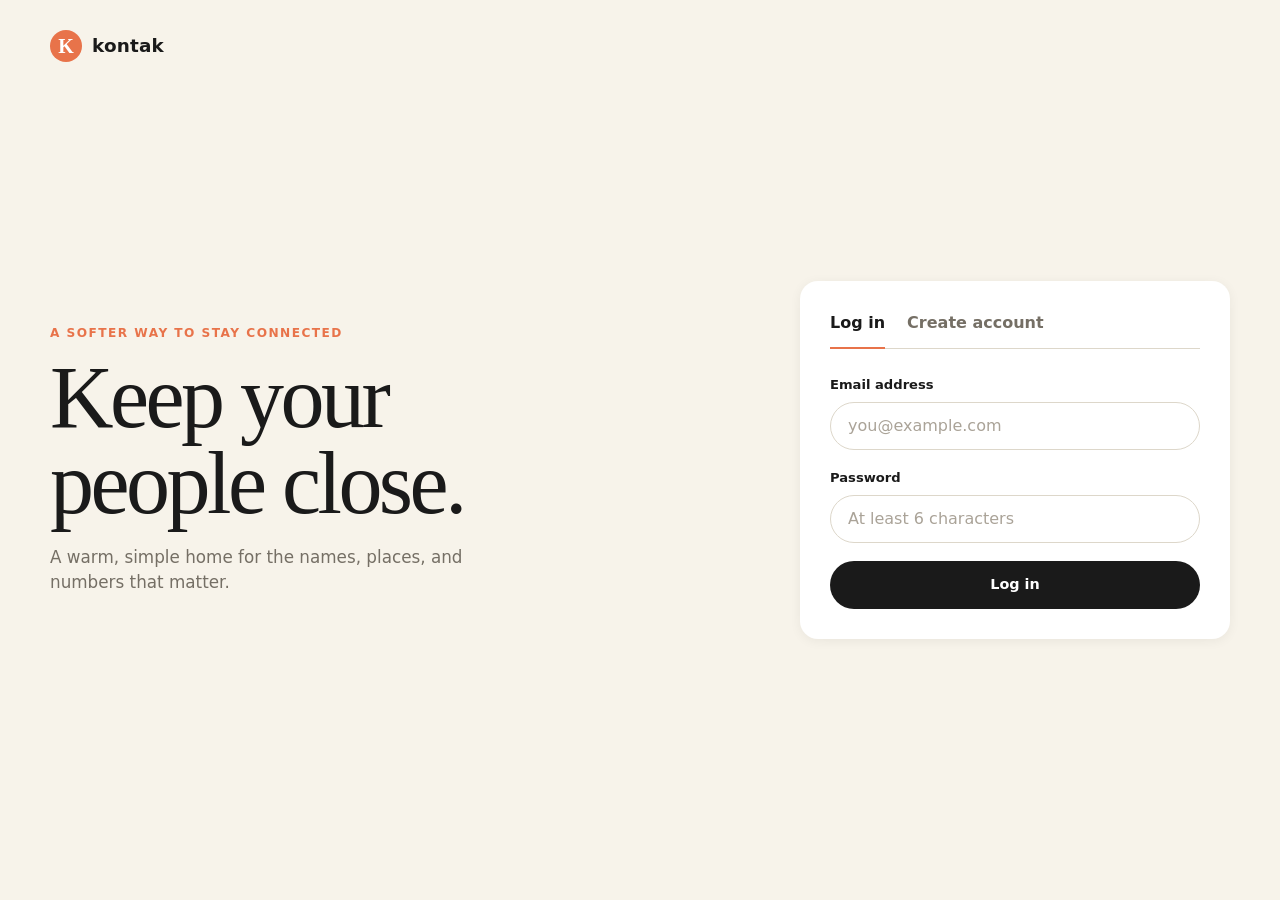
<file: public/app/index.html>
<!DOCTYPE html>
<html lang="en">
<head>
  <meta charset="UTF-8">
  <meta name="viewport" content="width=device-width, initial-scale=1.0">
  <meta name="theme-color" content="#F7F3EA">
  <title>Kontak - Your people, at hand</title>
  <link rel="stylesheet" href="./style.css">
</head>
<body>
  <div class="app-shell">
    <header class="site-header">
      <a class="brand" href="#list" aria-label="Kontak home">
        <span class="brand-mark">K</span>
        <span>kontak</span>
      </a>
      <div class="header-actions" id="header-actions" hidden>
        <span class="user-greeting" id="user-greeting"></span>
        <button class="button button-secondary button-small" id="logout-button" type="button">Log out</button>
      </div>
    </header>

    <main>
      <section class="view auth-view" id="auth-view" aria-labelledby="auth-title">
        <div class="auth-copy">
          <p class="eyebrow">A softer way to stay connected</p>
          <h1 id="auth-title">Keep your people close.</h1>
          <p class="lead">A warm, simple home for the names, places, and numbers that matter.</p>
        </div>
        <div class="auth-card card">
          <div class="auth-tabs" role="tablist" aria-label="Authentication">
            <button class="auth-tab is-active" id="login-tab" type="button" role="tab" aria-selected="true">Log in</button>
            <button class="auth-tab" id="register-tab" type="button" role="tab" aria-selected="false">Create account</button>
          </div>
          <form id="auth-form" novalidate>
            <div class="field" id="name-field" hidden>
              <label for="auth-name">Your name</label>
              <input id="auth-name" name="name" type="text" autocomplete="name" placeholder="e.g. Sari Putri">
            </div>
            <div class="field">
              <label for="auth-email">Email address</label>
              <input id="auth-email" name="email" type="email" autocomplete="email" placeholder="you@example.com" required>
            </div>
            <div class="field">
              <label for="auth-password">Password</label>
              <input id="auth-password" name="password" type="password" autocomplete="current-password" placeholder="At least 6 characters" required>
            </div>
            <p class="form-error" id="auth-error" role="alert" hidden></p>
            <button class="button button-primary button-full" id="auth-submit" type="submit">Log in</button>
          </form>
        </div>
      </section>

      <section class="view app-view" id="list-view" aria-labelledby="list-title" hidden>
        <div class="page-heading">
          <div>
            <p class="eyebrow">Your address book</p>
            <h1 id="list-title">All contacts</h1>
          </div>
          <button class="button button-primary" id="add-contact-button" type="button"><span aria-hidden="true">+</span> Add kontak</button>
        </div>
        <div class="toolbar">
          <label class="search-field" for="search-input">
            <span class="search-icon" aria-hidden="true">⌕</span>
            <span class="sr-only">Search contacts</span>
            <input id="search-input" type="search" placeholder="Search by name or address...">
          </label>
          <span class="contact-count" id="contact-count"></span>
        </div>
        <div class="status-message" id="list-status" role="status" hidden></div>
        <div class="contact-grid" id="contact-grid"></div>
        <div class="empty-state card" id="empty-state" hidden>
          <div class="empty-icon" aria-hidden="true">✦</div>
          <h2>No contacts yet</h2>
          <p>Start your address book with someone important.</p>
          <button class="button button-primary" type="button" data-empty-add>Add your first kontak</button>
        </div>
      </section>

      <section class="view app-view form-view" id="form-view" aria-labelledby="form-title" hidden>
        <button class="back-link" id="back-to-list" type="button"><span aria-hidden="true">←</span> Back to contacts</button>
        <div class="form-heading">
          <p class="eyebrow" id="form-eyebrow">New entry</p>
          <h1 id="form-title">Add a kontak</h1>
          <p class="lead">Keep the details you reach for most in one place.</p>
        </div>
        <form class="contact-form card" id="contact-form" novalidate>
          <div class="form-section">
            <h2>About them</h2>
            <div class="form-fields">
              <div class="field">
                <label for="contact-name">Nama</label>
                <input id="contact-name" name="nama" type="text" placeholder="Full name" required>
              </div>
              <div class="field">
                <label for="contact-address">Alamat</label>
                <input id="contact-address" name="alamat" type="text" placeholder="Home or work address" required>
              </div>
              <div class="field">
                <label for="contact-birthday">Tanggal lahir</label>
                <input id="contact-birthday" name="tanggal_lahir" type="date" required>
              </div>
            </div>
          </div>
          <div class="form-section phone-section">
            <div class="section-heading-row">
              <div>
                <h2>Phone numbers</h2>
                <p class="section-note" id="phone-note">Add every number you might need.</p>
              </div>
              <button class="button button-tertiary button-small" id="add-phone-button" type="button"><span aria-hidden="true">+</span> Add number</button>
            </div>
            <div class="phone-list" id="phone-list"></div>
          </div>
          <p class="form-error" id="contact-error" role="alert" hidden></p>
          <div class="form-actions">
            <button class="button button-secondary" id="cancel-form" type="button">Cancel</button>
            <button class="button button-primary" id="save-contact" type="submit">Save kontak</button>
          </div>
        </form>
      </section>
    </main>
  </div>
  <div class="toast" id="toast" role="status" aria-live="polite" hidden></div>
  <script src="./app.js" defer></script>
</body>
</html>
</file>
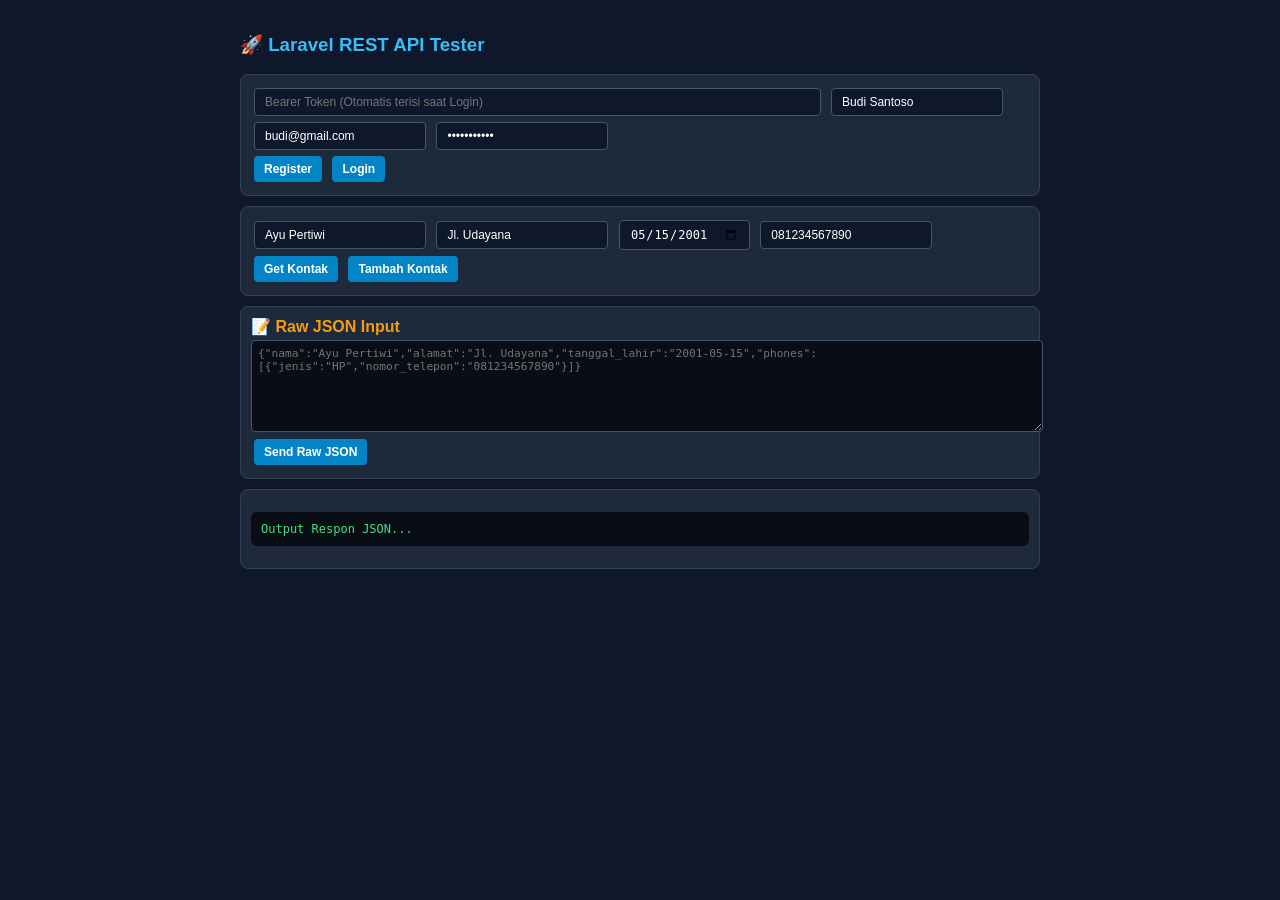
<file: public/api-tester.html>
<!DOCTYPE html><html lang="id"><head><meta charset="UTF-8"><title>API Tester</title>
<style>
  body { font-family: sans-serif; background: #0f172a; color: #e2e8f0; padding: 15px; max-width: 800px; margin: 0 auto; }
  .card { background: #1e293b; border: 1px solid #334155; padding: 10px; border-radius: 8px; margin-bottom: 10px; }
  input, button { padding: 6px 10px; margin: 3px; border-radius: 4px; border: 1px solid #475569; background: #0f172a; color: #fff; font-size: 0.75rem; }
  button { background: #0284c7; color: white; font-weight: bold; cursor: pointer; border: none; }
  pre { background: #090d16; padding: 10px; border-radius: 6px; color: #4ade80; overflow-x: auto; font-size: 0.75rem; }
</style></head><body>
  <h3 style="color:#38bdf8;">🚀 Laravel REST API Tester</h3>
  <div class="card">
    <input type="text" id="token" placeholder="Bearer Token (Otomatis terisi saat Login)" style="width: 70%;">
    <input type="text" id="reg_name" value="Budi Santoso"> <input type="email" id="email" value="budi@gmail.com"> <input type="password" id="password" value="password123"><br>
    <button onclick="sendReq('/register','POST',{name:document.getElementById('reg_name').value,email:document.getElementById('email').value,password:document.getElementById('password').value})">Register</button>
    <button onclick="sendReq('/login','POST',{email:document.getElementById('email').value,password:document.getElementById('password').value},true)">Login</button>
  </div>
  <div class="card">
    <input type="text" id="kt_nama" value="Ayu Pertiwi"> <input type="text" id="kt_alamat" value="Jl. Udayana"> <input type="date" id="kt_tgl" value="2001-05-15"> <input type="text" id="kt_phone" value="081234567890"><br>
    <button onclick="sendReq('/kontak','GET',null,false,true)">Get Kontak</button>
    <button onclick="sendReq('/kontak','POST',{nama:document.getElementById('kt_nama').value,alamat:document.getElementById('kt_alamat').value,tanggal_lahir:document.getElementById('kt_tgl').value,phones:[{jenis:'HP',nomor_telepon:document.getElementById('kt_phone').value}]},false,true)">Tambah Kontak</button>
  </div>
  <div class="card">
    <div style="color:#f59e0b;font-weight:bold;margin-bottom:4px;">📝 Raw JSON Input</div>
    <textarea id="raw_json" rows="6" style="width:100%;font-family:monospace;background:#090d16;color:#fff;border:1px solid #475569;border-radius:4px;padding:6px;font-size:0.7rem;" placeholder='{"nama":"Ayu Pertiwi","alamat":"Jl. Udayana","tanggal_lahir":"2001-05-15","phones":[{"jenis":"HP","nomor_telepon":"081234567890"}]}'></textarea><br>
    <button onclick="sendReq('/kontak','POST',JSON.parse(document.getElementById('raw_json').value),false,true)">Send Raw JSON</button>
  </div>
  <div class="card"><pre id="out">Output Respon JSON...</pre></div>
  <script>
    async function sendReq(ep, m, body=null, isLogin=false, isAuth=false) {
      const h = {'Accept':'application/json','Content-Type':'application/json'};
      if(isAuth && document.getElementById('token').value) h['Authorization'] = 'Bearer ' + document.getElementById('token').value;
      const r = await fetch('/api'+ep, {method:m, headers:h, body:body?JSON.stringify(body):null});
      const d = await r.json(); document.getElementById('out').textContent = JSON.stringify(d, null, 2);
      if(isLogin && d.token) document.getElementById('token').value = d.token;
    }
  </script></body></html>
</file>
<file: public/app/style.css>
:root {
  --cream: #F7F3EA;
  --white: #FFFFFF;
  --ink: #1A1A1A;
  --muted: #756F65;
  --line: #DDD7CA;
  --tan: #EAE2CE;
  --orange: #E8734A;
  --shadow: 0 2px 12px rgba(0, 0, 0, 0.06);
  --serif: Georgia, 'Times New Roman', serif;
  --sans: system-ui, -apple-system, BlinkMacSystemFont, 'Segoe UI', sans-serif;
}

* { box-sizing: border-box; }

html { min-width: 320px; }

body {
  margin: 0;
  min-width: 320px;
  background: var(--cream);
  color: var(--ink);
  font-family: var(--sans);
  line-height: 1.5;
}

button, input, select { font: inherit; }
button { cursor: pointer; }
button:disabled { cursor: not-allowed; opacity: 0.6; }
[hidden] { display: none !important; }

.app-shell { width: min(1180px, calc(100% - 40px)); margin: 0 auto; }
.site-header { display: flex; align-items: center; justify-content: space-between; min-height: 92px; gap: 16px; }
.brand { display: inline-flex; align-items: center; gap: 10px; color: var(--ink); font-size: 1.15rem; font-weight: 750; letter-spacing: 0.01em; text-decoration: none; }
.brand-mark { display: grid; place-items: center; width: 32px; height: 32px; color: var(--white); background: var(--orange); border-radius: 50%; font-family: var(--serif); font-size: 1.25rem; font-weight: 700; }
.header-actions { display: flex; align-items: center; gap: 16px; }
.user-greeting { color: var(--muted); font-size: 0.9rem; }

.view { padding: 38px 0 72px; }
.auth-view { display: grid; grid-template-columns: minmax(0, 1fr) minmax(320px, 430px); align-items: center; gap: clamp(48px, 9vw, 140px); min-height: calc(100vh - 92px); padding-top: 0; }
.auth-copy { max-width: 540px; }
.eyebrow { margin: 0 0 12px; color: var(--orange); font-size: 0.76rem; font-weight: 800; letter-spacing: 0.12em; text-transform: uppercase; }
h1, h2, p { margin-top: 0; }
h1 { margin-bottom: 18px; font-family: var(--serif); font-size: clamp(2.8rem, 7vw, 5.5rem); font-weight: 500; letter-spacing: -0.04em; line-height: 0.98; }
.page-heading h1, .form-heading h1 { font-size: clamp(2.4rem, 5vw, 4.6rem); }
.lead { max-width: 450px; margin-bottom: 0; color: var(--muted); font-size: 1.05rem; }
.card { background: var(--white); border-radius: 18px; box-shadow: var(--shadow); }
.auth-card { padding: 30px; }
.auth-tabs { display: flex; gap: 22px; border-bottom: 1px solid var(--line); margin-bottom: 26px; }
.auth-tab { position: relative; padding: 0 0 13px; border: 0; background: transparent; color: var(--muted); font-weight: 700; }
.auth-tab.is-active { color: var(--ink); }
.auth-tab.is-active::after { position: absolute; right: 0; bottom: -1px; left: 0; height: 2px; background: var(--orange); content: ''; }

.field { display: grid; gap: 7px; margin-bottom: 18px; }
.field label { color: var(--ink); font-size: 0.82rem; font-weight: 750; }
.field input, .field select, .search-field input {
  width: 100%; min-height: 48px; border: 1px solid var(--line); border-radius: 999px; padding: 0 17px; outline: 0; background: var(--white); color: var(--ink); transition: border-color 160ms ease, box-shadow 160ms ease;
}
.field input:focus, .field select:focus, .search-field:focus-within { border-color: var(--orange); box-shadow: 0 0 0 3px rgba(232, 115, 74, 0.15); }
.field input::placeholder, .search-field input::placeholder { color: #AAA398; }
.button { display: inline-flex; align-items: center; justify-content: center; gap: 8px; min-height: 48px; border: 1px solid transparent; border-radius: 999px; padding: 0 22px; font-size: 0.9rem; font-weight: 750; transition: transform 160ms ease, background 160ms ease, border-color 160ms ease; }
.button:hover { transform: translateY(-1px); }
.button-primary { background: var(--ink); color: var(--white); }
.button-primary:hover { background: #34312D; }
.button-secondary { border-color: var(--ink); background: transparent; color: var(--ink); }
.button-secondary:hover { background: var(--white); }
.button-tertiary { background: var(--tan); color: var(--ink); }
.button-full { width: 100%; }
.button-small { min-height: 38px; padding: 0 16px; font-size: 0.8rem; }
.form-error { margin: 3px 0 17px; color: #B5422C; font-size: 0.84rem; }

.page-heading, .form-heading { display: flex; align-items: end; justify-content: space-between; gap: 24px; }
.page-heading { margin-bottom: 32px; }
.form-heading { display: block; max-width: 600px; margin: 24px 0 30px; }
.toolbar { display: flex; align-items: center; gap: 18px; margin-bottom: 26px; }
.search-field { display: flex; align-items: center; flex: 1; min-width: 0; border: 1px solid var(--line); border-radius: 999px; background: var(--white); transition: border-color 160ms ease, box-shadow 160ms ease; }
.search-icon { padding-left: 17px; color: var(--orange); font-size: 1.45rem; line-height: 0; transform: rotate(-20deg); }
.search-field input { border: 0; box-shadow: none; }
.contact-count { color: var(--muted); font-size: 0.85rem; white-space: nowrap; }
.contact-grid { display: grid; grid-template-columns: repeat(3, minmax(0, 1fr)); gap: 16px; }
.contact-card { display: flex; min-height: 245px; flex-direction: column; padding: 24px; }
.contact-card-top { display: flex; align-items: flex-start; justify-content: space-between; gap: 12px; }
.contact-avatar { display: grid; place-items: center; flex: 0 0 auto; width: 46px; height: 46px; margin-bottom: 20px; border-radius: 14px; background: var(--tan); color: var(--orange); font-family: var(--serif); font-size: 1.35rem; font-weight: 700; }
.contact-menu { display: flex; gap: 7px; }
.icon-button { display: grid; place-items: center; width: 34px; height: 34px; border: 0; border-radius: 50%; background: var(--cream); color: var(--ink); font-size: 1rem; }
.icon-button:hover { background: var(--tan); }
.contact-card h2 { margin-bottom: 7px; font-family: var(--serif); font-size: 1.45rem; font-weight: 500; line-height: 1.12; }
.contact-address { min-height: 24px; margin-bottom: 17px; color: var(--muted); font-size: 0.88rem; }
.contact-meta { display: flex; align-items: center; gap: 7px; margin-top: auto; padding-top: 15px; border-top: 1px solid #EEEAE1; color: var(--muted); font-size: 0.78rem; }
.contact-meta strong { color: var(--ink); font-weight: 650; }
.phone-chips { display: flex; flex-wrap: wrap; gap: 7px; margin-top: auto; padding-top: 13px; }
.phone-chip { display: inline-flex; max-width: 100%; align-items: center; gap: 5px; border-radius: 999px; padding: 6px 9px; background: #F5EFE3; color: var(--ink); font-size: 0.76rem; }
.phone-chip span { overflow: hidden; text-overflow: ellipsis; white-space: nowrap; }
.empty-state { padding: 62px 24px; text-align: center; }
.empty-icon { display: grid; place-items: center; width: 48px; height: 48px; margin: 0 auto 18px; border-radius: 50%; background: var(--tan); color: var(--orange); font-size: 1.4rem; }
.empty-state h2 { margin-bottom: 7px; font-family: var(--serif); font-size: 1.7rem; font-weight: 500; }
.empty-state p { margin-bottom: 22px; color: var(--muted); }
.status-message { margin: 0 0 20px; color: var(--muted); font-size: 0.9rem; }

.back-link { border: 0; padding: 0; background: transparent; color: var(--muted); font-size: 0.9rem; font-weight: 700; }
.back-link:hover { color: var(--orange); }
.contact-form { max-width: 780px; padding: clamp(22px, 4vw, 38px); }
.form-section { padding-bottom: 30px; }
.form-section + .form-section { padding-top: 28px; border-top: 1px solid #EEEAE1; }
.form-section h2 { margin-bottom: 18px; font-family: var(--serif); font-size: 1.5rem; font-weight: 500; }
.form-fields { display: grid; grid-template-columns: repeat(2, minmax(0, 1fr)); gap: 0 18px; }
.form-fields .field:last-child { grid-column: span 2; max-width: calc(50% - 9px); }
.section-heading-row { display: flex; align-items: flex-start; justify-content: space-between; gap: 18px; margin-bottom: 18px; }
.section-heading-row h2 { margin-bottom: 4px; }
.section-note { margin: 0; color: var(--muted); font-size: 0.82rem; }
.phone-list { display: grid; gap: 12px; }
.phone-row { display: grid; grid-template-columns: 140px minmax(0, 1fr) 38px; align-items: end; gap: 10px; }
.phone-row .field { margin: 0; }
.remove-phone { width: 38px; height: 38px; margin-bottom: 5px; border: 0; border-radius: 50%; background: var(--cream); color: var(--muted); font-size: 1.1rem; }
.remove-phone:hover { background: #F3D8CD; color: #B5422C; }
.form-actions { display: flex; justify-content: flex-end; gap: 10px; padding-top: 4px; }
.toast { position: fixed; right: 20px; bottom: 20px; z-index: 5; max-width: min(360px, calc(100% - 40px)); border-radius: 12px; padding: 13px 16px; background: var(--ink); color: var(--white); box-shadow: var(--shadow); font-size: 0.86rem; }
.toast.is-error { background: #B5422C; }
.sr-only { position: absolute; width: 1px; height: 1px; overflow: hidden; clip: rect(0, 0, 0, 0); white-space: nowrap; }

@media (max-width: 820px) {
  .auth-view { grid-template-columns: 1fr; align-content: center; gap: 36px; }
  .auth-copy { max-width: 620px; }
  .auth-copy h1 { max-width: 600px; }
  .contact-grid { grid-template-columns: repeat(2, minmax(0, 1fr)); }
}

@media (max-width: 560px) {
  .app-shell { width: min(100% - 28px, 480px); }
  .site-header { min-height: 72px; }
  .user-greeting { display: none; }
  .view { padding: 28px 0 48px; }
  .auth-view { min-height: calc(100vh - 72px); padding-top: 4px; }
  .auth-copy h1 { font-size: clamp(2.7rem, 15vw, 4.2rem); }
  .auth-card { padding: 22px; }
  .page-heading { align-items: flex-start; flex-direction: column; gap: 18px; }
  .page-heading .button { width: 100%; }
  .toolbar { align-items: stretch; flex-direction: column; gap: 10px; }
  .contact-count { align-self: flex-end; }
  .contact-grid { grid-template-columns: 1fr; }
  .contact-card { min-height: 220px; }
  .form-fields { display: block; }
  .form-fields .field:last-child { max-width: none; }
  .section-heading-row { align-items: stretch; flex-direction: column; }
  .section-heading-row .button { align-self: flex-start; }
  .phone-row { grid-template-columns: 1fr 38px; }
  .phone-row .field:first-child { grid-column: span 2; }
  .form-actions { flex-direction: column-reverse; }
  .form-actions .button { width: 100%; }
}
</file>
